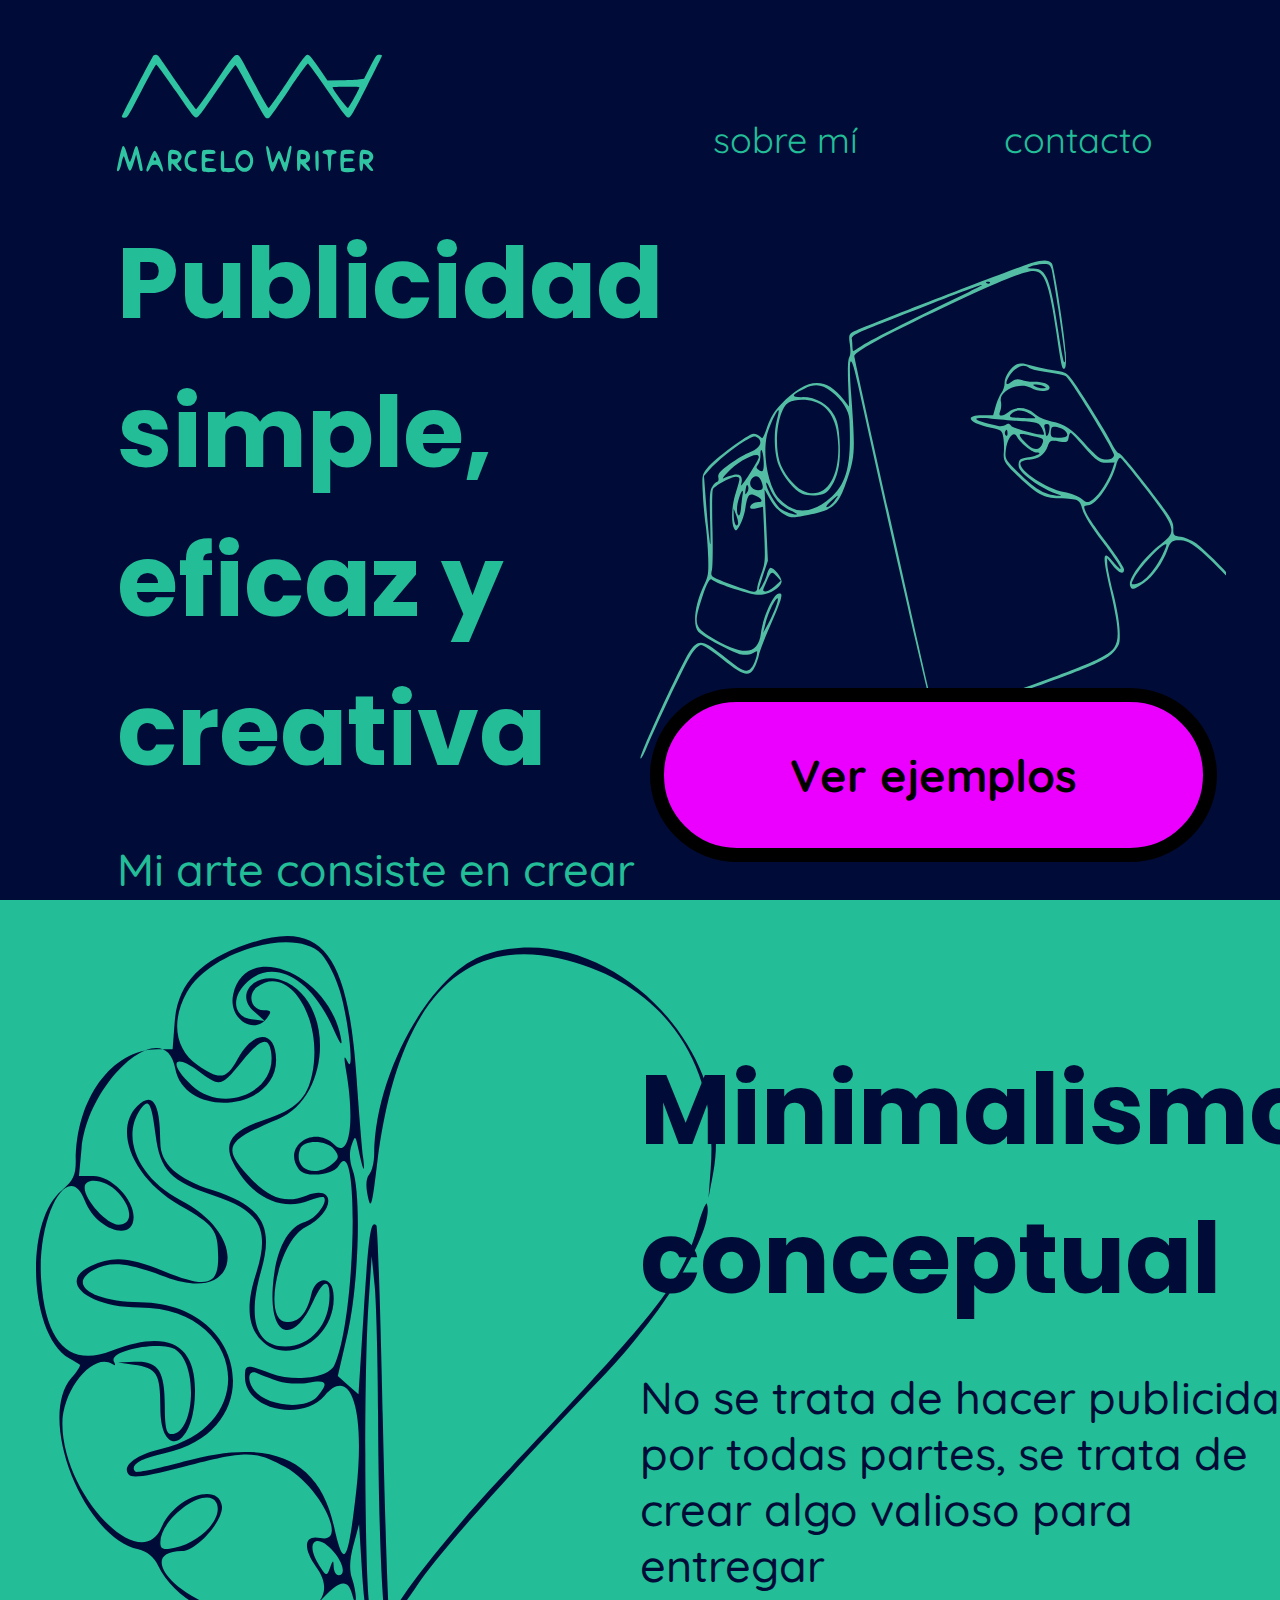
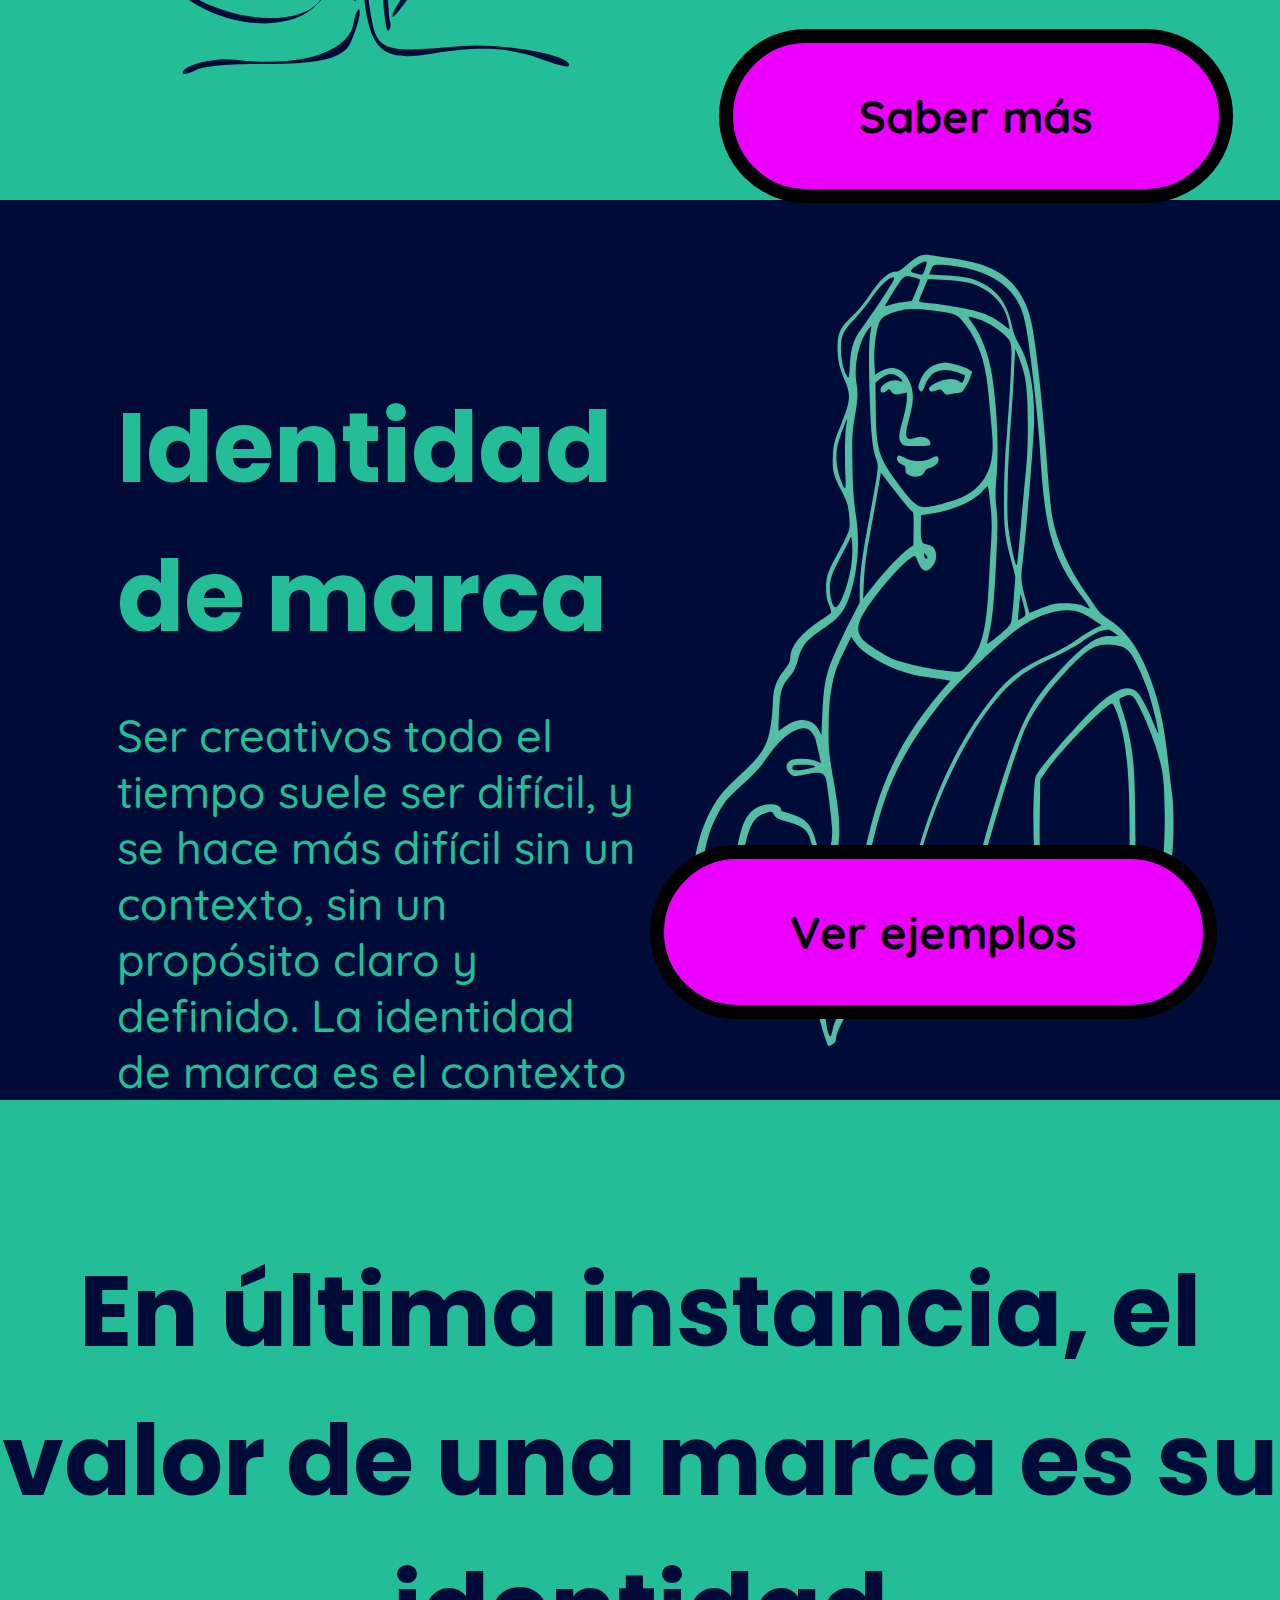
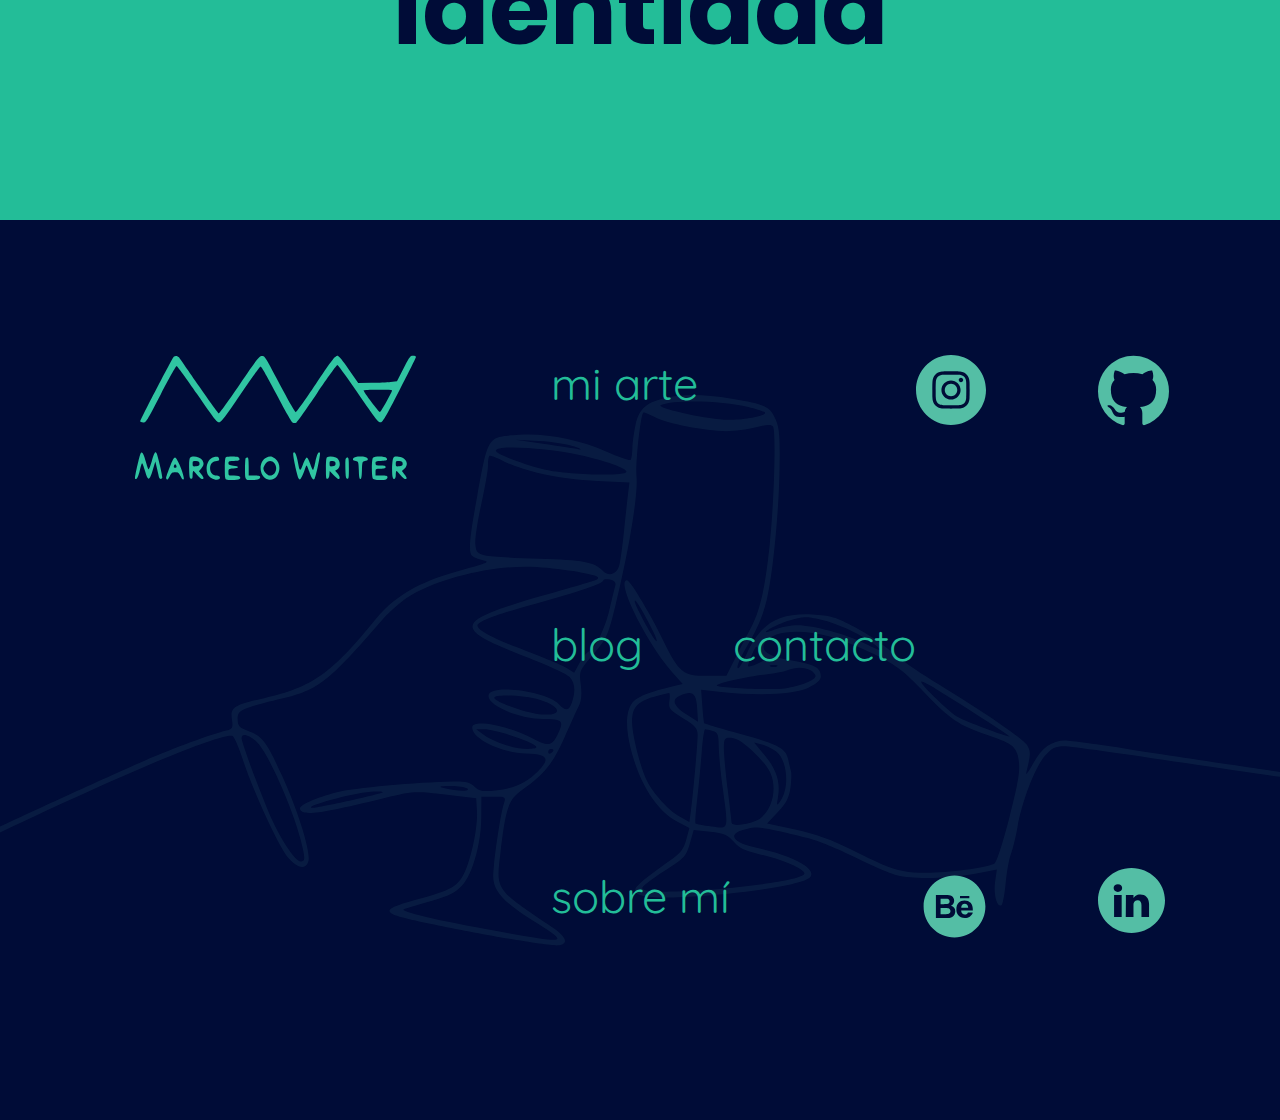
<file: index.html>
<!DOCTYPE html>
<html lang="en">
  <head>
    <meta charset="UTF-8" />
    <meta http-equiv="X-UA-Compatible" content="IE=edge" />
    <meta name="viewport" content="width=device-width, initial-scale=1.0" />
    <meta name="description" content="" />
    <meta name="robots" content="index, follow" />
    <link rel="shortcut icon" href="img/icon.svg" />
    <title>Marcelo Escritor</title>
    <link rel="preconnect" href="https://fonts.googleapis.com" />
    <link rel="preconnect" href="https://fonts.gstatic.com" crossorigin />
    <link
      href="https://fonts.googleapis.com/css2?family=Poppins:wght@800&family=Quicksand:wght@400;500;600;700&display=swap"
      rel="stylesheet"
    />
    <link rel="stylesheet" href="main.css" />
  </head>
  <body>
    <div class="desktop">
      <div class="desktop__page1">
        <a href="index.html">
          <img class="desktop__logo1" src="img/logoverde.svg" alt=""
        /></a>
        <nav class="desktop__nav">
          <a href="sobremi.html">sobre mí</a>
          <a href="">contacto</a>
        </nav>

        <main class="desktop__page1__main">
          <h1 class="desktop__page1__h1">
            Publicidad simple, eficaz y creativa
          </h1>

          <p class="desktop__page1__p">
            Mi arte consiste en crear identidad conceptual para las marcas
          </p>
        </main>

        <section class="desktop__page1__section1">
          <img class="desktop__page1__img1" src="img/desktop1.svg" alt="" />
        </section>

        <a
          target="_blank"
          href="https://www.behance.net/marcelo-writer"
          class="desktop__page1__button"
        >
          <h3>Ver ejemplos</h3>
        </a>
      </div>

      <div class="desktop__page2">
        <section class="desktop__page2__section">
          <img class="desktop__page2__img" src="img/desktop2.svg" alt="" />
        </section>

        <main class="desktop__page2__main">
          <h2 class="desktop__page2__h2">Minimalismo conceptual</h2>

          <p class="desktop__page2__p">
            No se trata de hacer publicidad por todas partes, se trata de crear
            algo valioso para entregar
          </p>
          <a href="" class="desktop__page2__button">
            <h3>Saber más</h3>
          </a>
        </main>
      </div>

      <div class="desktop__page3">
        <main class="desktop__page3__main">
          <h2 class="desktop__page3__h2">Identidad de marca</h2>

          <p class="desktop__page3__p">
            Ser creativos todo el tiempo suele ser difícil, y se hace más
            difícil sin un contexto, sin un propósito claro y definido. La
            identidad de marca es el contexto y el propósito
          </p>
        </main>

        <section class="desktop__page3__section">
          <a href="" class="desktop__page3__button">
            <h3>Ver ejemplos</h3>
          </a>
        </section>
      </div>

      <div class="desktop__page4">
        <h2 class="desktop__page4__h2">
          En última instancia, el valor de una marca es su identidad
        </h2>
      </div>

      <footer class="desktop__footer">
        <a href="">
          <img class="desktop__logo2" src="img/logoverde.svg" alt="" />
        </a>

        <a class="footer__miarte" href="">mi arte</a>
        <a class="footer__blog" href="">blog</a>
        <a class="footer__sobremi" href="sobremi.html">sobre mí</a>

        <a class="footer__contacto" href="">contacto</a>

        <a class="footer__insta" href=""><img src="img/insta.svg" alt="" /></a>
        <a class="footer__github" href=""
          ><img src="img/github.svg" alt=""
        /></a>

        <a class="footer__behance" href=""
          ><img src="img/behance.svg" alt=""
        /></a>
        <a class="footer__linkedin" href=""
          ><img src="img/linkedin.svg" alt=""
        /></a>
      </footer>
    </div>

    <div class="mobile">
      <div class="mobile__page1">
        <nav class="nav__mobile">
          <a href="index.html">
            <img src="img/logoverde.svg" alt="" class="logo__mobile1" />
          </a>
        </nav>

        <h1 class="mobile__page1__h1">Publicidad simple, eficaz y creativa</h1>

        <p class="mobile__page1__p">
          Mi arte consiste en crear identidad conceptual para las marcas
        </p>

        <a
          target="_blank"
          href="https://www.behance.net/marcelo-writer"
          class="mobile__page1__button"
        >
          <h3>Ver ejemplos</h3>
        </a>
      </div>

      <div class="mobile__page2">
        <h2 class="mobile__page2__h2">Minimalismo conceptual</h2>

        <p class="mobile__page2__p">
          No se trata de hacer publicidad por todas partes, se trata de crear
          algo valioso para entregar
        </p>

        <a href="" class="mobile__page2__button">
          <h3>Saber más</h3>
        </a>
      </div>

      <div class="mobile__page3">
        <h2 class="mobile__page3__h2">Identidad de marca</h2>

        <p class="mobile__page3__p">
          Ser creativos todo el tiempo suele ser difícil, y se hace más difícil
          sin un contexto, sin un propósito claro y definido. La identidad de
          marca es el contexto y el propósito
        </p>

        <a href="" class="mobile__page3__button">
          <h3>Ver ejemplos</h3>
        </a>
      </div>

      <div class="mobile__page4">
        <main class="mobile__page4__main">
          <h2 class="mobile__page4__h2">
            El valor de una marca es su identidad
          </h2>
        </main>

        <footer class="mobile__footer">
          <a href="index.html">
            <img class="mobile__logo2" src="img/logoverde.svg" alt="" />
          </a>
          <a class="mobile__miarte" href="">mi arte</a>
          <a class="mobile__blog" href="">blog</a>
          <a class="mobile__sobremi" href="sobremi.html">sobre mí</a>
          <a class="mobile__contacto" href="">contacto</a>

          <a href=""
            ><img class="mobile__insta" src="img/insta.svg" alt=""
          /></a>
          <a href=""
            ><img class="mobile__github" src="img/github.svg" alt=""
          /></a>
          <a href=""
            ><img class="mobile__behance" src="img/behance.svg" alt=""
          /></a>
          <a class="mobile__footer__linkedin" href=""
            ><img class="mobile__linkedin" src="img/linkedin.svg" alt=""
          /></a>
        </footer>
      </div>
    </div>
  </body>
</html>
</file>
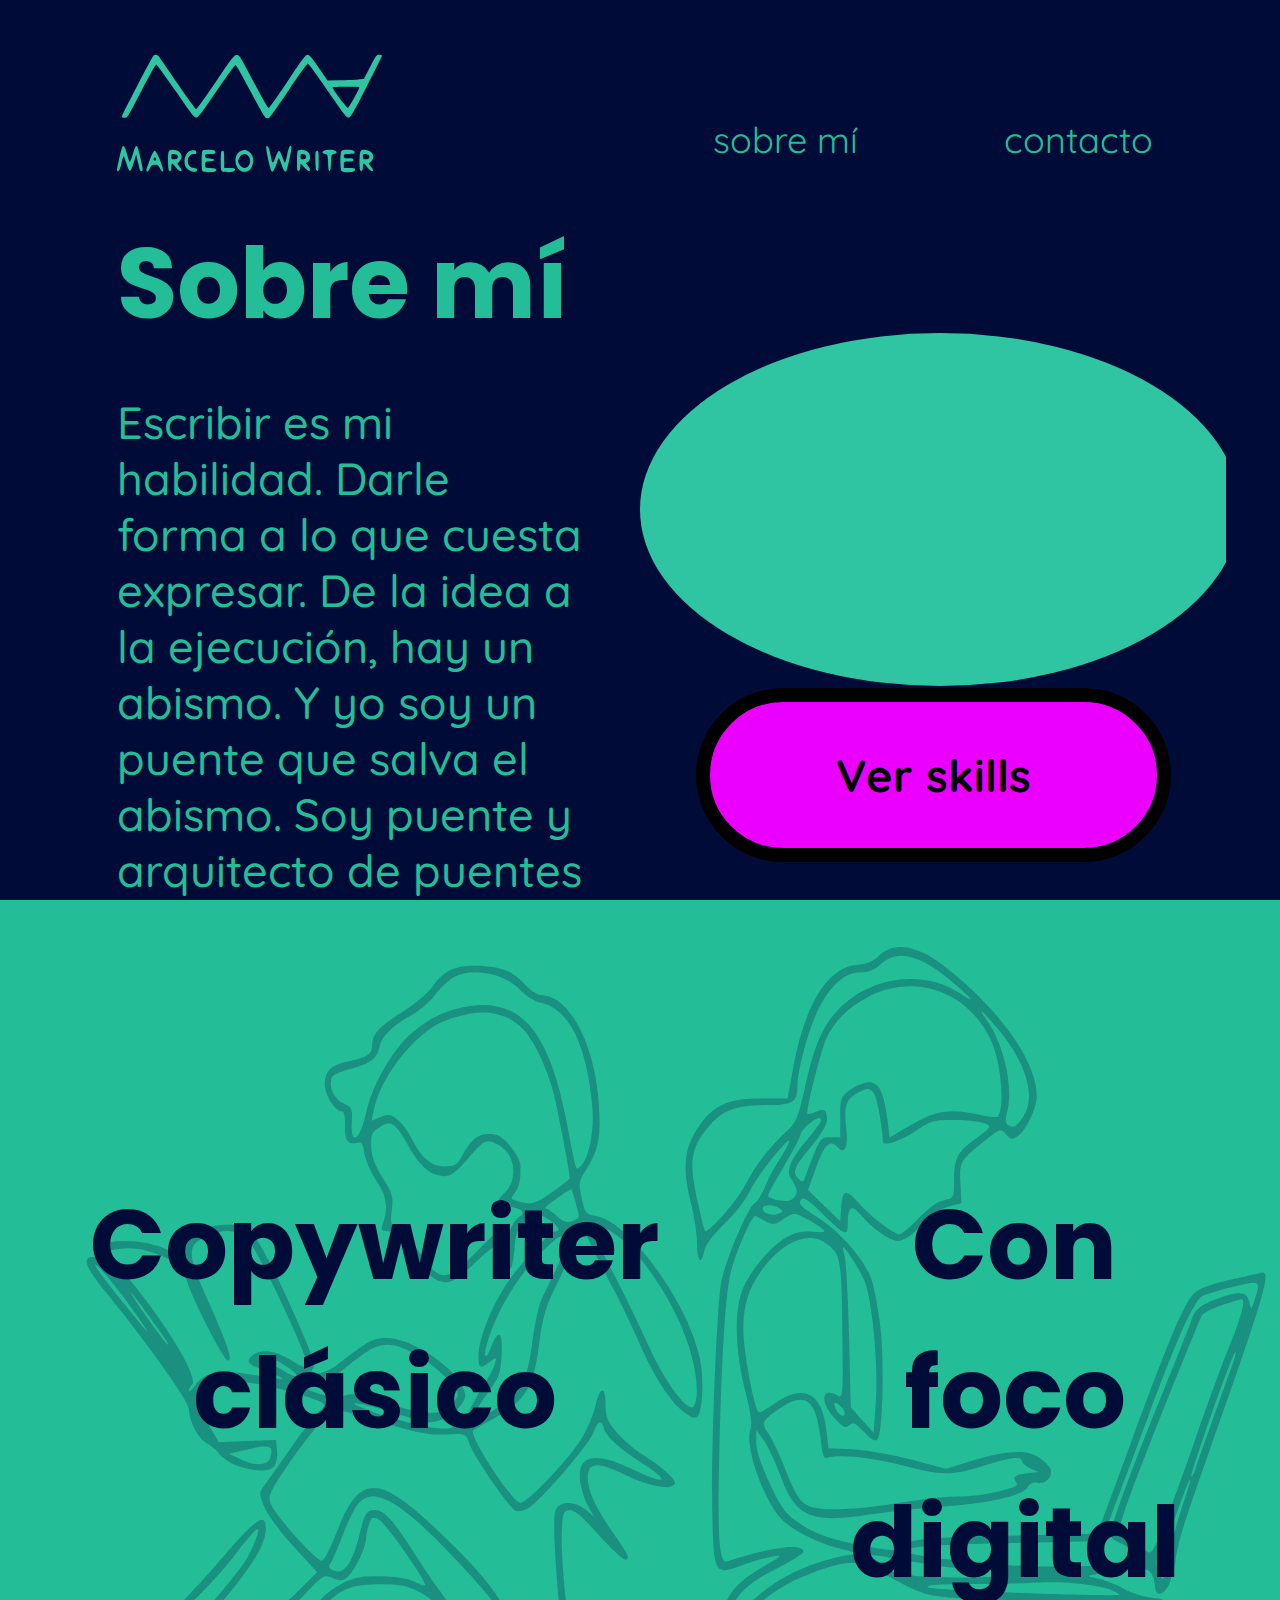
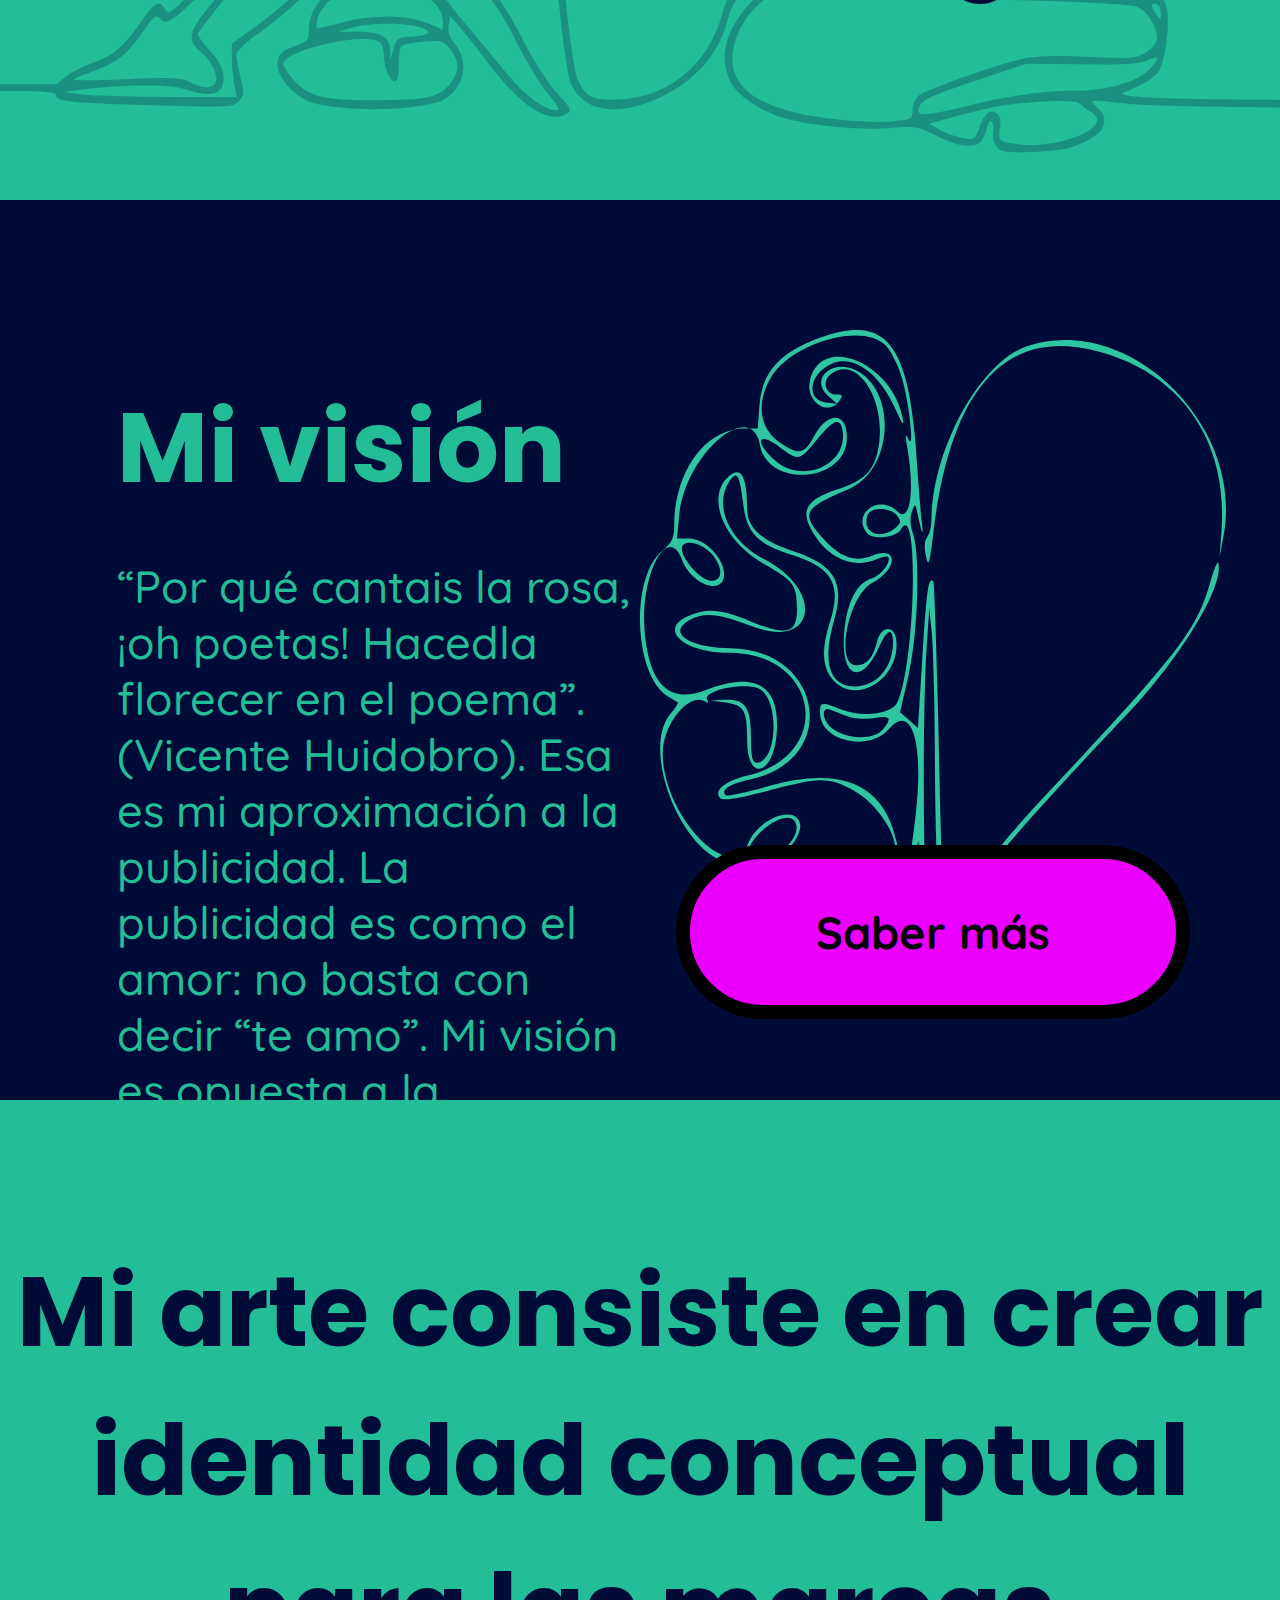
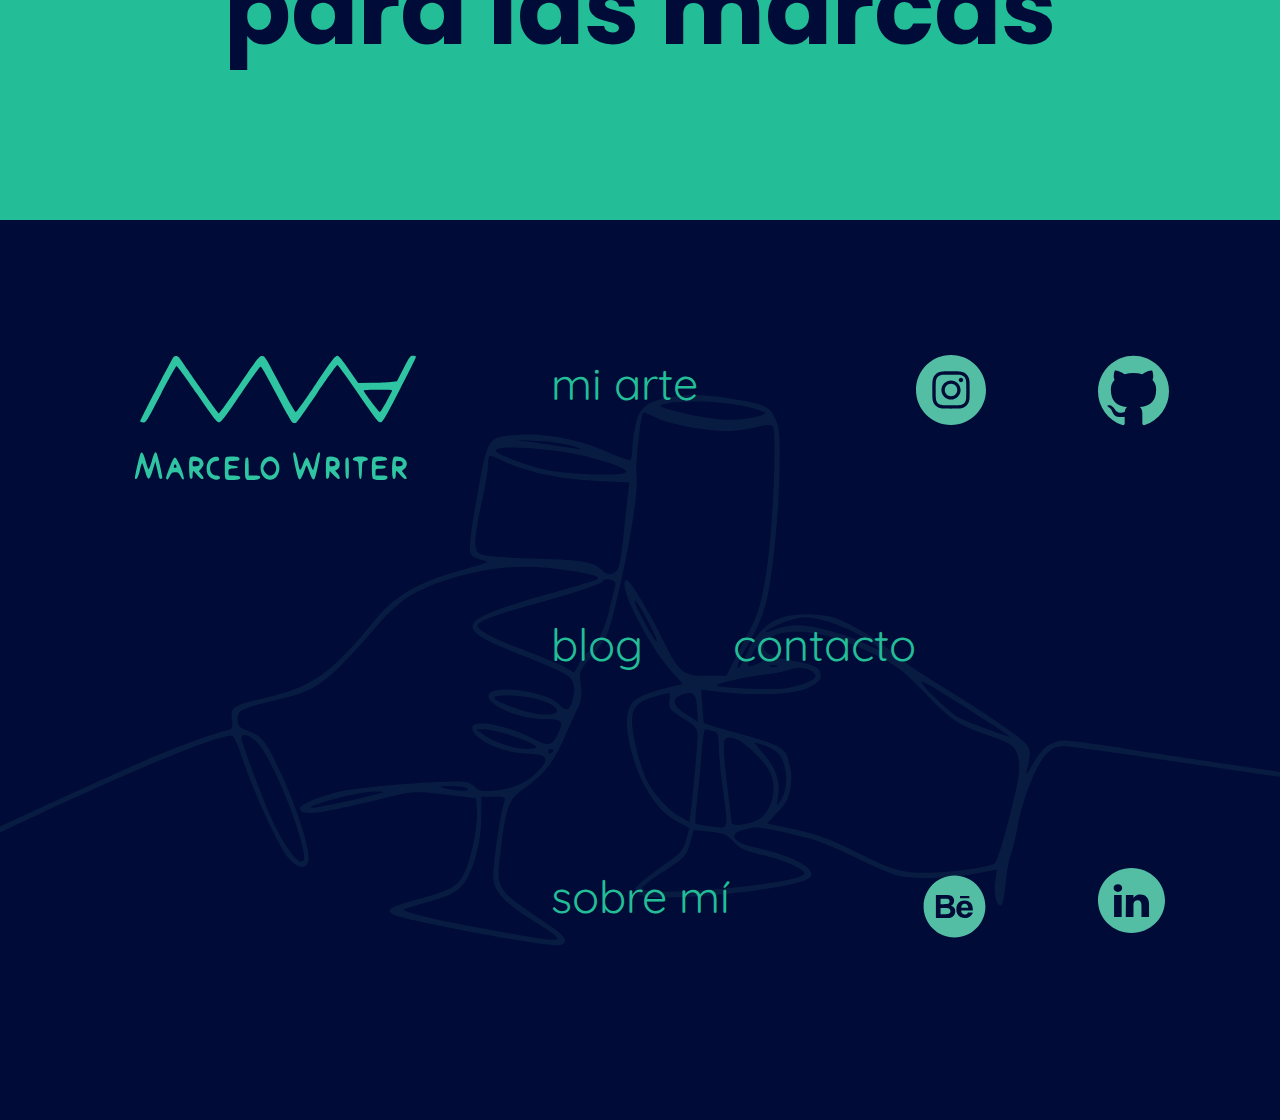
<file: sobremi.html>
<!DOCTYPE html>
<html lang="en">
  <head>
    <meta charset="UTF-8" />
    <meta http-equiv="X-UA-Compatible" content="IE=edge" />
    <meta name="viewport" content="width=device-width, initial-scale=1.0" />
    <meta name="description" content="" />
    <meta name="robots" content="index, follow" />
    <link rel="shortcut icon" href="img/icon.svg" />
    <title>Marcelo Escritor</title>
    <link rel="preconnect" href="https://fonts.googleapis.com" />
    <link rel="preconnect" href="https://fonts.gstatic.com" crossorigin />
    <link
      href="https://fonts.googleapis.com/css2?family=Poppins:wght@800&family=Quicksand:wght@400;500;600;700&display=swap"
      rel="stylesheet"
    />
    <link rel="stylesheet" href="sobremi.css" />
  </head>
  <body>
    <div class="desktop">
      <div class="desktop__page1">
        <a href="index.html">
          <img class="desktop__logo1" src="img/logoverde.svg" alt=""
        /></a>
        <nav class="desktop__nav">
          <a href="sobremi.html">sobre mí</a>
          <a href="">contacto</a>
        </nav>

        <main class="desktop__page1__main">
          <h1 class="desktop__page1__h1">Sobre mí</h1>

          <p class="desktop__page1__p">
            Escribir es mi habilidad. Darle forma a lo que cuesta expresar. De
            la idea a la ejecución, hay un abismo. Y yo soy un puente que salva
            el abismo. Soy puente y arquitecto de puentes
          </p>
        </main>

        <section class="desktop__page1__section1">
          <img class="desktop__page1__img1" src="img/desktop2-p1.svg" alt="" />
        </section>

        <a href="" class="desktop__page1__button">
          <h3>Ver skills</h3>
        </a>
      </div>

      <div class="desktop__page2">
        <main class="desktop__page2__main">
          <h2 class="desktop__page2__h2-1">Copywriter clásico</h2>

          <h2 class="desktop__page2__h2-2">Con foco digital</h2>
        </main>
      </div>

      <!-- Página 3 -->

      <div class="desktop__page3">
        <main class="desktop__page3__main">
          <h2 class="desktop__page3__h2">Mi visión</h2>

          <p class="desktop__page3__p">
            “Por qué cantais la rosa, ¡oh poetas! Hacedla florecer en el poema”.
            (Vicente Huidobro). Esa es mi aproximación a la publicidad. La
            publicidad es como el amor: no basta con decir “te amo”. Mi visión
            es opuesta a la superficialidad. Cada marca debe ser única,
            coherente, auténtica.
          </p>
        </main>

        <section class="desktop__page3__section">
          <a
            target="_blank"
            href="https://www.behance.net/marcelo-writer"
            class="desktop__page3__button"
          >
            <h3>Saber más</h3>
          </a>
        </section>
      </div>

      <div class="desktop__page4">
        <h2 class="desktop__page4__h2">
          Mi arte consiste en crear identidad conceptual para las marcas
        </h2>
      </div>

      <footer class="desktop__footer">
        <a href="">
          <img class="desktop__logo2" src="img/logoverde.svg" alt="" />
        </a>

        <a class="footer__miarte" href="">mi arte</a>
        <a class="footer__blog" href="">blog</a>
        <a class="footer__sobremi" href="">sobre mí</a>

        <a class="footer__contacto" href="">contacto</a>

        <a class="footer__insta" href=""><img src="img/insta.svg" alt="" /></a>
        <a class="footer__github" href=""
          ><img src="img/github.svg" alt=""
        /></a>

        <a class="footer__behance" href=""
          ><img src="img/behance.svg" alt=""
        /></a>
        <a class="footer__linkedin" href=""
          ><img src="img/linkedin.svg" alt=""
        /></a>
      </footer>
    </div>

    <!-- Acá empieza la versión móvil -->
    <div class="mobile">
      <div class="mobile__page1">
        <nav class="nav__mobile">
          <a href="index.html">
            <img src="img/logoverde.svg" alt="" class="logo__mobile1" />
          </a>
        </nav>

        <h1 class="mobile__page1__h1">Sobre mí</h1>

        <p class="mobile__page1__p">
          Escribir es mi habilidad. Darle forma a lo que cuesta expresar. De la
          idea a la ejecución, hay un abismo. Y yo soy un puente que salva el
          abismo.
        </p>

        <a href="" class="mobile__page1__button">
          <h3>Ver skills</h3>
        </a>
      </div>

      <div class="mobile__page2">
        <h2 class="mobile__page2__h2">Copywriter clásico con foco digital</h2>
      </div>

      <div class="mobile__page3">
        <h2 class="mobile__page3__h2">Mi visión</h2>

        <p class="mobile__page3__p">
          “Por qué cantáis la rosa, ¡oh Poetas! Hacedla florecer en el poema”.
          (Vicente Huidobro). Esa es mi aproximación a la publicidad. Es como en
          el amor: no basta con decir “te amo”
        </p>

        <a
          target="_blank"
          href="https://www.behance.net/marcelo-writer"
          class="mobile__page3__button"
        >
          <h3>Saber más</h3>
        </a>
      </div>

      <div class="mobile__page4">
        <main class="mobile__page4__main">
          <h2 class="mobile__page4__h2">
            El valor de una marca es su identidad
          </h2>
        </main>

        <footer class="mobile__footer">
          <a href="index.html">
            <img class="mobile__logo2" src="img/logoverde.svg" alt="" />
          </a>
          <a class="mobile__miarte" href="">mi arte</a>
          <a class="mobile__blog" href="">blog</a>
          <a class="mobile__sobremi" href="">sobre mí</a>
          <a class="mobile__contacto" href="">contacto</a>

          <a href=""
            ><img class="mobile__insta" src="img/insta.svg" alt=""
          /></a>
          <a href=""
            ><img class="mobile__github" src="img/github.svg" alt=""
          /></a>
          <a href=""
            ><img class="mobile__behance" src="img/behance.svg" alt=""
          /></a>
          <a class="mobile__footer__linkedin" href=""
            ><img class="mobile__linkedin" src="img/linkedin.svg" alt=""
          /></a>
        </footer>
      </div>
    </div>
  </body>
</html>
</file>
<file: main.css>
:root {
  --mainColor: #000c37;
  --secondColor: #23bd98;
  --thirdColor: #eb00ff;
  font-family: "Poppins", sans-serif;
  font-family: "Quicksand", sans-serif;
}

* {
  margin: 0;
  padding: 0;
  box-sizing: border-box;
}

.mobile{display: none;}



.desktop__page1 {
  height: 100vh;
  padding: 6vh;
  width: 100wv;

  background-color: var(--mainColor);
  color: var(--secondColor);
  display: grid;
  grid-template-columns: 50% 1fr;
  grid-template-rows: 15% 1fr 20%;
}

.desktop__nav {
  grid-column: 2/3;
  grid-row: 1/1;
  display: grid;
  justify-content: space-around;
  grid-auto-flow: column;
}
.desktop__logo1 {
  object-fit: contain;
  height: 100%;
  padding-left: 7vh;
}
.desktop__nav a {
  text-decoration: none;
  color: var(--secondColor);
  font-size: 4vh;
  padding-top: 7vh;
  font-weight: 400;
}

.desktop__page1__main {
  grid-column: 1/2;
  grid-row: 2/4;
  padding-top: 4vh;
  padding-left: 7vh;
}

.desktop__page1__h1 {
  font-size: 11vh;

  font-family: "Poppins", sans-serif;
}

.desktop__page1__p {
  font-size: 5vh;
  padding-top: 4vh;
  font-weight: 500;
}

.desktop__page1__section1 {
  grid-column: 2/3;
  grid-row: 2/4;
}

.desktop__page1__img1 {
  object-fit: contain;
  height: 100%;
  width: 100%;
}

.desktop__page1__button {
  
  
  grid-column: 2/3;
  grid-row: 3/4;
  text-decoration: none;
  display: grid;
  align-items: center;
  justify-items: center;
  margin-bottom: 3vh;
}

.desktop__page1__button h3 {
  color: black;
  background: var(--thirdColor);
  padding: 5vh 14vh;
  font-size: 5vh;
  border-radius: 50vh;
  border: 1.6vh solid black;
  transition: 1.7s ease all; 
}

.desktop__page1__button h3:hover{
  color:var(--secondColor);
    
background: var(--mainColor);
position: relative;

box-shadow: 0px 10px 25px #57aba7, 0px -10px 25px #a6fffa, inset 0px -5px 10px #57aba7, inset 0px 5px 10px #a6fffa;
animation: hueRotation 2s linear infinite;


    

    padding: 5vh 14vh;
    font-size: 5.5vh;
    border-radius: 50vh;
    border: 1.1vh solid black;
    inset 0 -3em 3em rgba(0,0,0,0.1),
             0 0  0 2px rgb(255,255,255),
             0.3em 0.3em 1em yellow;
    transition: 1.7s ease all;         
}


/* Empieza la página 2 del desktop */

.desktop__page2{
  height: 100vh;
  background-color: var(--secondColor);
  display: grid;
  grid-template-columns: 50% 1fr;
  grid-template-rows: 15% 1fr 1fr 1fr;
}

.desktop__page2__section{
  grid-column: 1/2;
  grid-row: 1/5;
}
.desktop__page2__img{
  object-fit: contain;
  height: 90%;
  padding: 4vh;
}

.desktop__page2__main{
  grid-column: 2/3;
  grid-row: 2/5;

}

.desktop__page2__h2{
  font-size: 11vh;
color:var(--mainColor);
  font-family: "Poppins", sans-serif;
}
.desktop__page2__p{
  color:var(--mainColor);
  font-size: 5vh;
  padding-top: 4vh;
  font-weight: 500;
}

.desktop__page2__button{
    grid-column: 2/3;
  grid-row: 3/4;
  grid-column: 2/3;
  grid-row: 4/5;
  text-decoration: none;
  display: grid;
  align-items: center;
  justify-items: center;
  padding-top: 4vh;

}
.desktop__page2__button h3 {
  color: black;
  background: var(--thirdColor);
  padding: 5vh 14vh;
  font-size: 5vh;
  border-radius: 50vh;
  border: 1.6vh solid black;
  transition: 1.7s ease all; 
}

.desktop__page2__button h3:hover{
  color:var(--mainColor);
    
background: var(--secondColor);
position: relative;

box-shadow: 0px 10px 25px #57aba7, 0px -10px 25px #a6fffa, inset 0px -5px 10px #57aba7, inset 0px 5px 10px #a6fffa;
animation: hueRotation 2s linear infinite;


    

    padding: 5vh 14vh;
    font-size: 5.5vh;
    border-radius: 50vh;
    border: 1.1vh solid black;
    inset 0 -3em 3em rgba(0,0,0,0.1),
             0 0  0 2px rgb(255,255,255),
             0.3em 0.3em 1em yellow;
    transition: 1.7s ease all;         
}

/* Página 3 del desktop */

.desktop__page3{
  height: 100vh;
  background-color: var(--mainColor);
  display: grid;
  grid-template-columns: 50% 1fr;
  grid-template-rows: 15% 1fr 1fr 1fr;
  padding: 6vh;
  
}

.desktop__page3__main{
  grid-column: 1/2;
  grid-row: 2/5;
  padding-left: 7vh;
}

.desktop__page3__h2{
   font-size: 11vh;
color:var(--secondColor);
  font-family: "Poppins", sans-serif;
}

.desktop__page3__p{
   font-size: 5vh;
  padding-top: 4vh;
  font-weight: 500;
  color:var(--secondColor);
}

.desktop__page3__section{
 display: grid;
 grid-column: 2/3;
 grid-row: 1/5;
 background-image: url(img/desktop3.svg);
 background-repeat: no-repeat;
 background-size: contain;
 background-position: center;
  
}

.desktop__page3__button{
   text-decoration: none;
  display: grid;
  align-items: end;
  justify-items: center;
  padding-bottom: 3vh;
}

.desktop__page3__button h3{
  color: black;
  background: var(--thirdColor);
  padding: 5vh 14vh;
  font-size: 5vh;
  border-radius: 50vh;
  border: 1.6vh solid black;
  transition: 1.7s ease all; 
}



.desktop__page3__button h3:hover{
  color:var(--secondColor);
    
background: var(--mainColor);
position: relative;

box-shadow: 0px 10px 25px #57aba7, 0px -10px 25px #a6fffa, inset 0px -5px 10px #57aba7, inset 0px 5px 10px #a6fffa;
animation: hueRotation 2s linear infinite;


    

    padding: 5vh 14vh;
    font-size: 5.5vh;
    border-radius: 50vh;
    border: 1.1vh solid black;
    inset 0 -3em 3em rgba(0,0,0,0.1),
             0 0  0 2px rgb(255,255,255),
             0.3em 0.3em 1em yellow;
    transition: 1.7s ease all;         
}

/* Página 4 del escritorio */

.desktop__page4{
  height: 80vh;
  background-color: var(--secondColor);
display: grid;
  
}

.desktop__page4__h2{
 font-size: 11vh;
color:var(--mainColor);
  font-family: "Poppins", sans-serif;

  align-self: center;
  text-align: center;
}


.desktop__footer{
  height: 100vh;
  background-color: var(--mainColor);
  background-image: url(img/footer.svg);
  background-repeat: no-repeat;
  background-position: center;
  display: grid;
  grid-template-columns: repeat(5, 1fr);
  grid-template-rows: repeat(3, 1fr);
}

.desktop__logo2{
  object-fit: contain;
  height: 100%;
  padding: 15vh;
}


.desktop__footer .footer__miarte{
  grid-column: 2/3;
  grid-row: 1/2;
  padding-top: 15vh;
  text-decoration: none;
  color:var(--secondColor);
  font-size: 5vh;
}

.desktop__footer .footer__blog{
  grid-column: 2/3;
  grid-row: 2/3;
  
  text-decoration: none;
  color:var(--secondColor);
  font-size: 5vh;
}

.desktop__footer .footer__sobremi{
  grid-column: 2/3;
  grid-row: 3/4;
  
  text-decoration: none;
  color:var(--secondColor);
  font-size: 5vh;
}

.footer__contacto {
  grid-column: 3/4;
  grid-row: 2/3;

  text-decoration: none;
  color: var(--secondColor);
  font-size: 5vh;

}

.footer__insta{
  grid-column: 4/5;
  padding-top: 15vh;
  object-fit: contain;
  height: 20vh;
}

.footer__github{
  grid-column: 5/6;
  padding-top: 15vh;
  object-fit: contain;
}
.footer__behance{
  grid-column: 4/5;
  grid-row: 3/4;
  object-fit: contain;
}


.footer__linkedin{
  grid-column: 5/6;
  grid-row: 3/4;
  object-fit: contain;
}






/* Media queries */

@media (max-width: 1118px){
  .desktop__page1__h1, .desktop__page2__h2, .desktop__page3__h2, .desktop__page3__h2 {
  font-size: 9vh;

}

@media (max-width: 990px){

.desktop__page1__h1, .desktop__page2__h2, .desktop__page3__h2, .desktop__page3__h2 {
  font-size: 9vh;

  font-family: "Poppins", sans-serif;
}

  .desktop__page1__p, .desktop__page2__p, .desktop__page3__p {
  font-size: 4vh;
  
}
.desktop__footer .footer__miarte, .desktop__footer .footer__blog, .desktop__footer .footer__sobremi,
.desktop__footer .footer__contacto{
  font-size: 4vh;
}



.desktop__footer img{
  height: 50px;
}

.desktop__footer .desktop__logo2 {
  height: 100%;
}
}

@media (max-width: 877px){
  .desktop__page1__button h3, .desktop__page2__button h3, .desktop__page3__button h3 {
 
  font-size: 4vh;

}

@media (max-width: 877px){
  .desktop__page1__button h3, .desktop__page2__button h3, .desktop__page3__button h3 {
 
  font-size: 3.5vh;

}
}


@media (max-width: 744px){

  .desktop__nav a{
    font-size: 3vh;
  }
  .desktop__page1__h1, .desktop__page2__h2, .desktop__page3__h2, .desktop__page3__h2, .desktop__page4__h2 {
  font-size: 8vh;

  font-family: "Poppins", sans-serif;
}

 .desktop__page1__p, .desktop__page2__p, .desktop__page3__p {
  font-size: 3vh;
  
}

.desktop__page1__button h3, .desktop__page2__button h3, .desktop__page3__button h3 {
 
  font-size: 3vh;

}
.desktop__footer .footer__miarte, .desktop__footer .footer__blog, .desktop__footer .footer__sobremi,
.desktop__footer .footer__contacto{
  font-size: 4vh;
}



.desktop__footer img{
  height: 40px;
}

.desktop__footer .desktop__logo2 {
  height: 100%;
}

}


@media (max-width: 672px){
  .desktop__page1__h1, .desktop__page2__h2, .desktop__page3__h2, .desktop__page3__h2, .desktop__page4__h2 {
  font-size: 7vh;

  font-family: "Poppins", sans-serif;
}

 .desktop__page1__p, .desktop__page2__p, .desktop__page3__p {
  font-size: 4vh;
  
}

.desktop__nav a{
  font-size: 3vh;
}

.desktop__page1__button h3, .desktop__page2__button h3, .desktop__page3__button h3 {
 
  font-size: 3.5vh;

}
.desktop__footer .footer__miarte, .desktop__footer .footer__blog, .desktop__footer .footer__sobremi,
.desktop__footer .footer__contacto{
  font-size: 4vh;
}



.desktop__footer img{
  height: 40px;
}

.desktop__footer .desktop__logo2 {
  display: none;
}

}


@media (max-width: 600px){

  .desktop{
    display: none;
  }
.mobile{
  display: grid;
}
  .mobile__page1{
    height: 100vh;
    background-color: var(--mainColor);
    display: grid;
    grid-template-columns: 1fr;
    grid-template-rows: 15% 45% 1fr 1fr ;
    background-image: url(img/mobile1.svg);
    background-size: contain;
    background-repeat: no-repeat;

  }

  .nav__mobile{
    grid-row: 1/2;
    padding: 5vh 0 0 5vh;

  }
  .nav__mobile img{
    object-fit: contain;
    height: 100%;
  }

  .mobile__page1__h1{
    color:var(--secondColor);
font-size: 7vh;

  font-family: "Poppins", sans-serif;
  padding: 3vh 5vh 0 5vh;
  }

  .mobile__page1__p{
    font-size: 4vh;
  padding-top: 4vh;
  font-weight: 500;
  color: var(--secondColor);
  padding: 0 5vh 0 5vh;
  }

  .mobile__page1__button{
   
  grid-row: 4/5;
  text-decoration: none;
  display: grid;
  align-items: center;
  justify-items: center;
  
  }
  .mobile__page1__button h3{
    color: black;
  background: var(--thirdColor);
  padding: 4vh 9vh 4vh 9vh;
  font-size: 4vh;
  border-radius: 50vh;
  border: 1.6vh solid black;
  
  }

  .mobile__page1__button h3:active{
    background: var(--secondColor);
    
}
.mobile__page2{
  height: 100vh;
  background-color: var(--secondColor);
  background-image: url(img/mobile2.svg);
  display: grid;
    grid-template-columns: 1fr;
    grid-template-rows: 10% 40% 1fr 1fr ;
    
    background-size: contain;
    background-repeat: no-repeat;
}

.mobile__page2__h2{
  grid-row: 2/3;
     color:var(--mainColor);
font-size: 7vh;

  font-family: "Poppins", sans-serif;
  padding: 3vh 5vh 0 5vh;
}

.mobile__page2__p{
  grid-row: 3/4;
    font-size: 4vh;
  padding-top: 4vh;
  font-weight: 500;
  color: var(--mainColor);
  padding: 0 5vh 0 5vh;
}
.mobile__page2__button{
  grid-row: 4/5;
  text-decoration: none;
  display: grid;
  align-items: center;
  justify-items: center;
}
.mobile__page2__button h3{
   color: black;
  background: var(--thirdColor);
  padding: 4vh 9vh 4vh 9vh;
  font-size: 4vh;
  border-radius: 50vh;
  border: 1.6vh solid black;
}

.mobile__page3{
   height: 100vh;
    background-color: var(--mainColor);
    display: grid;
    grid-template-columns: 1fr;
    grid-template-rows: 10% 30% 1fr 1fr ;
    background-image: url(img/mobile3.svg);
    background-size: contain;
    background-repeat: no-repeat;
}

.mobile__page3__h2{
    grid-row: 2/3;
     color:var(--secondColor);
font-size: 7vh;

  font-family: "Poppins", sans-serif;
  padding: 3vh 5vh 0 5vh;
  
}

.mobile__page3__p{
  grid-row: 3/4;
    font-size: 4vh;
  padding-top: 4vh;
  font-weight: 500;
  color: var(--secondColor);
  padding: 0 5vh 0 5vh;
}

.mobile__page3__button{
  grid-row: 4/5;
  text-decoration: none;
  display: grid;
  align-items: center;
  justify-items: center;
}

.mobile__page3__button h3{
   color: black;
  background: var(--thirdColor);
  padding: 4vh 9vh 4vh 9vh;
  font-size: 4vh;
  border-radius: 50vh;
  border: 1.6vh solid black;
}

.mobile__page4{
  height: 120vh;
  background-color: var(--secondColor);
  display: grid;
  grid-template-rows: 1fr 1fr;
}
.mobile__page4__main{
  grid-row: 1/2;
  height: 50vh;
}
.mobile__page4__h2{
      color:var(--mainColor);
font-size: 7vh;
text-align: center;
padding: 4vh;
  font-family: "Poppins", sans-serif;
  
  
}

.mobile__footer{
  grid-row: 2/3;
  height: 70vh;
  background-color: var(--mainColor);
  background-image: url(img/footer.svg);
  background-repeat: no-repeat;
  background-position:center;
  display: grid;
  background-size: 100%;
  grid-template-columns: 1fr 1fr ;
  grid-template-rows: repeat(5, 1fr);
  padding: 5vh;
  
  
}

.mobile__logo2{
  grid-column: 1/2;
  grid-row: 1/2;
  object-fit: contain;
  height: 50%;
}
.mobile__miarte{
  grid-column: 1/2;
  grid-row: 2/3;
  text-decoration: none;
  font-size: 3vh;
  color: var(--secondColor);
}
.mobile__blog{
   grid-column: 1/2;
  grid-row: 3/4;
  text-decoration: none;
  font-size: 3vh;
  color: var(--secondColor)
}
.mobile__sobremi{
    grid-column: 1/2;
  grid-row: 4/5;
  text-decoration: none;
  font-size: 3vh;
  color: var(--secondColor)
}
.mobile__contacto{
    grid-column: 2/3;
  grid-row: 1/2;
  text-decoration: none;
  font-size: 3vh;
  color: var(--secondColor);
  padding-top: 6vh;
}
.mobile__insta{
  grid-column: 2/3;
  grid-row: 2/3;
  object-fit: contain;
  height: 40%;
}
.mobile__github{
  grid-column: 2/3;
  grid-row: 2/3;
  object-fit: contain;
  height: 40%;
  justify-self: end;
  
}
.mobile__behance{
  grid-column: 2/3;
  grid-row: 4/5;
  object-fit: contain;
  height: 40%;}

  .mobile__linkedin{
  grid-column: 2/3;
  grid-row: 5/6;
  object-fit: contain;
  height: 40%;}
  
  .mobile__footer__linkedin{
    grid-column: 2/3;
  grid-row: 5/6;
  }

}
</file>
<file: sobremi.css>
:root {
  --mainColor: #000c37;
  --secondColor: #23bd98;
  --thirdColor: #eb00ff;
  font-family: "Poppins", sans-serif;
  font-family: "Quicksand", sans-serif;
}

* {
  margin: 0;
  padding: 0;
  box-sizing: border-box;
}

.mobile{display: none;}



.desktop__page1 {
  height: 100vh;
  padding: 6vh;
  width: 100wv;

  background-color: var(--mainColor);
  color: var(--secondColor);
  display: grid;
  grid-template-columns: 50% 1fr;
  grid-template-rows: 15% 1fr 20%;
}

.desktop__nav {
  grid-column: 2/3;
  grid-row: 1/1;
  display: grid;
  justify-content: space-around;
  grid-auto-flow: column;
}
.desktop__logo1 {
  object-fit: contain;
  height: 100%;
  padding-left: 7vh;
}
.desktop__nav a {
  text-decoration: none;
  color: var(--secondColor);
  font-size: 4vh;
  padding-top: 7vh;
  font-weight: 400;
}

.desktop__page1__main {
  grid-column: 1/2;
  grid-row: 2/4;
  padding-top: 4vh;
  padding-left: 7vh;
}

.desktop__page1__h1 {
  font-size: 11vh;

  font-family: "Poppins", sans-serif;
}

.desktop__page1__p {
  font-size: 5vh;
  padding-top: 4vh;
  font-weight: 500;
  padding-right: 6vh;
}

.desktop__page1__section1 {
  grid-column: 2/3;
  grid-row: 2/4;
}

.desktop__page1__img1 {
  object-fit: contain;
  height: 100%;
  width: 100%;
}

.desktop__page1__button {
  
  
  grid-column: 2/3;
  grid-row: 3/4;
  text-decoration: none;
  display: grid;
  align-items: center;
  justify-items: center;
  margin-bottom: 3vh;
}

.desktop__page1__button h3 {
  color: black;
  background: var(--thirdColor);
  padding: 5vh 14vh;
  font-size: 5vh;
  border-radius: 50vh;
  border: 1.6vh solid black;
  transition: 1.7s ease all; 
}

.desktop__page1__button h3:hover{
  color:var(--secondColor);
    
background: var(--mainColor);
position: relative;

box-shadow: 0px 10px 25px #57aba7, 0px -10px 25px #a6fffa, inset 0px -5px 10px #57aba7, inset 0px 5px 10px #a6fffa;
animation: hueRotation 2s linear infinite;


    

    padding: 5vh 14vh;
    font-size: 5.5vh;
    border-radius: 50vh;
    border: 1.1vh solid black;
    inset 0 -3em 3em rgba(0,0,0,0.1),
             0 0  0 2px rgb(255,255,255),
             0.3em 0.3em 1em yellow;
    transition: 1.7s ease all;         
}


/* Empieza la página 2 del desktop */

.desktop__page2{
  height: 100vh;
  background-color: var(--secondColor);
  
  
  background-image: url(img/desktop2-p2.svg);
  background-size: contain;
  background-repeat: no-repeat;
  background-position: center;
  
}
.desktop__page2__main{
  display: grid;
  grid-template-columns: 1fr 1fr;
  
}

.desktop__page2__h2-1{
  grid-column: 1/2;
  text-align: center;
  padding-top: 30vh;
  font-size: 11vh;
color:var(--mainColor);
  font-family: "Poppins", sans-serif;
  padding-right: 10vh;
  padding-left: 10vh;

  
}
.desktop__page2__h2-2{
grid-column: 2/3;
text-align: center;
padding-top: 30vh;
font-size: 11vh;
color:var(--mainColor);
  font-family: "Poppins", sans-serif;
  padding-right: 10vh;
  padding-left: 10vh;

}



/* Página 3 del desktop */

.desktop__page3{
  height: 100vh;
  background-color: var(--mainColor);
  display: grid;
  grid-template-columns: 50% 1fr;
  grid-template-rows: 15% 1fr 1fr 1fr;
  padding: 6vh;
  
}

.desktop__page3__main{
  grid-column: 1/2;
  grid-row: 2/5;
  padding-left: 7vh;
}

.desktop__page3__h2{
   font-size: 11vh;
color:var(--secondColor);
  font-family: "Poppins", sans-serif;
}

.desktop__page3__p{
   font-size: 5vh;
  padding-top: 4vh;
  font-weight: 500;
  color:var(--secondColor);
}

.desktop__page3__section{
 display: grid;
 grid-column: 2/3;
 grid-row: 1/5;
 background-image: url(img/desktop2-p3.svg);
 background-repeat: no-repeat;
 background-size: contain;
 background-position: center;
  
}

.desktop__page3__button{
   text-decoration: none;
  display: grid;
  align-items: end;
  justify-items: center;
  padding-bottom: 3vh;
}

.desktop__page3__button h3{
  color: black;
  background: var(--thirdColor);
  padding: 5vh 14vh;
  font-size: 5vh;
  border-radius: 50vh;
  border: 1.6vh solid black;
  transition: 1.7s ease all; 
}



.desktop__page3__button h3:hover{
  color:var(--secondColor);
    
background: var(--mainColor);
position: relative;

box-shadow: 0px 10px 25px #57aba7, 0px -10px 25px #a6fffa, inset 0px -5px 10px #57aba7, inset 0px 5px 10px #a6fffa;
animation: hueRotation 2s linear infinite;


    

    padding: 5vh 14vh;
    font-size: 5.5vh;
    border-radius: 50vh;
    border: 1.1vh solid black;
    inset 0 -3em 3em rgba(0,0,0,0.1),
             0 0  0 2px rgb(255,255,255),
             0.3em 0.3em 1em yellow;
    transition: 1.7s ease all;         
}

/* Página 4 del escritorio */

.desktop__page4{
  height: 80vh;
  background-color: var(--secondColor);
display: grid;
  
}

.desktop__page4__h2{
 font-size: 11vh;
color:var(--mainColor);
  font-family: "Poppins", sans-serif;

  align-self: center;
  text-align: center;
}


.desktop__footer{
  height: 100vh;
  background-color: var(--mainColor);
  background-image: url(img/footer.svg);
  background-repeat: no-repeat;
  background-position: center;
  display: grid;
  grid-template-columns: repeat(5, 1fr);
  grid-template-rows: repeat(3, 1fr);
}

.desktop__logo2{
  object-fit: contain;
  height: 100%;
  padding: 15vh;
}


.desktop__footer .footer__miarte{
  grid-column: 2/3;
  grid-row: 1/2;
  padding-top: 15vh;
  text-decoration: none;
  color:var(--secondColor);
  font-size: 5vh;
}

.desktop__footer .footer__blog{
  grid-column: 2/3;
  grid-row: 2/3;
  
  text-decoration: none;
  color:var(--secondColor);
  font-size: 5vh;
}

.desktop__footer .footer__sobremi{
  grid-column: 2/3;
  grid-row: 3/4;
  
  text-decoration: none;
  color:var(--secondColor);
  font-size: 5vh;
}

.footer__contacto {
  grid-column: 3/4;
  grid-row: 2/3;

  text-decoration: none;
  color: var(--secondColor);
  font-size: 5vh;

}

.footer__insta{
  grid-column: 4/5;
  padding-top: 15vh;
  object-fit: contain;
  height: 20vh;
}

.footer__github{
  grid-column: 5/6;
  padding-top: 15vh;
  object-fit: contain;
}
.footer__behance{
  grid-column: 4/5;
  grid-row: 3/4;
  object-fit: contain;
}


.footer__linkedin{
  grid-column: 5/6;
  grid-row: 3/4;
  object-fit: contain;
}






/* Media queries */

@media (max-width: 1118px){
  .desktop__page1__h1, .desktop__page2__h2, .desktop__page3__h2, .desktop__page3__h2 {
  font-size: 9vh;

}

@media (max-width: 990px){

.desktop__page1__h1, .desktop__page2__h2, .desktop__page3__h2, .desktop__page3__h2 {
  font-size: 9vh;

  font-family: "Poppins", sans-serif;
}

  .desktop__page1__p, .desktop__page2__p, .desktop__page3__p {
  font-size: 4vh;
  
}
.desktop__footer .footer__miarte, .desktop__footer .footer__blog, .desktop__footer .footer__sobremi,
.desktop__footer .footer__contacto{
  font-size: 4vh;
}



.desktop__footer img{
  height: 50px;
}

.desktop__footer .desktop__logo2 {
  height: 100%;
}
}

@media (max-width: 877px){
  .desktop__page1__button h3, .desktop__page2__button h3, .desktop__page3__button h3 {
 
  font-size: 4vh;

}

@media (max-width: 877px){
  .desktop__page1__button h3, .desktop__page2__button h3, .desktop__page3__button h3 {
 
  font-size: 3.5vh;

}
}


@media (max-width: 744px){

  .desktop__nav a{
    font-size: 3vh;
  }
  .desktop__page1__h1, .desktop__page2__h2, .desktop__page3__h2, .desktop__page3__h2, .desktop__page4__h2 {
  font-size: 8vh;

  font-family: "Poppins", sans-serif;
}

 .desktop__page1__p, .desktop__page2__p, .desktop__page3__p {
  font-size: 3vh;
  
}

.desktop__page1__button h3, .desktop__page2__button h3, .desktop__page3__button h3 {
 
  font-size: 3vh;

}
.desktop__footer .footer__miarte, .desktop__footer .footer__blog, .desktop__footer .footer__sobremi,
.desktop__footer .footer__contacto{
  font-size: 4vh;
}



.desktop__footer img{
  height: 40px;
}

.desktop__footer .desktop__logo2 {
  height: 100%;
}

}


@media (max-width: 672px){
  .desktop__page1__h1, .desktop__page2__h2, .desktop__page3__h2, .desktop__page3__h2, .desktop__page4__h2 {
  font-size: 7vh;

  font-family: "Poppins", sans-serif;
}

 .desktop__page1__p, .desktop__page2__p, .desktop__page3__p {
  font-size: 4vh;
  
}

.desktop__nav a{
  font-size: 3vh;
}

.desktop__page1__button h3, .desktop__page2__button h3, .desktop__page3__button h3 {
 
  font-size: 3.5vh;

}
.desktop__footer .footer__miarte, .desktop__footer .footer__blog, .desktop__footer .footer__sobremi,
.desktop__footer .footer__contacto{
  font-size: 4vh;
}



.desktop__footer img{
  height: 40px;
}

.desktop__footer .desktop__logo2 {
  display: none;
}

}


@media (max-width: 600px){

  .desktop{
    display: none;
  }
.mobile{
  display: grid;
}
  .mobile__page1{
    height: 90vh;
    background-color: var(--mainColor);
    display: grid;
  grid-template-rows: 15%  1fr 1fr 1fr ;
    background-image: url(img/mobile2-p1.svg);
    background-repeat: no-repeat;
    background-size: contain;
   

  }

  .nav__mobile{
    grid-row: 1/2;
    padding: 5vh 0 0 5vh;

  }
  .nav__mobile img{
    object-fit: contain;
    height: 100%;
  }

  .mobile__page1__h1{
    color:var(--secondColor);
font-size: 7vh;


  font-family: "Poppins", sans-serif;
  padding: 3vh 5vh 0 5vh;
  
  }



  .mobile__page1__p{
    font-size: 4vh;
  padding-top: 4vh;
  padding-bottom: 3vh;
  font-weight: 500;
  color: var(--secondColor);
  padding: 0 5vh 0 5vh;
  grid-row: 3/4;
  
  
  }

  .mobile__page1__button{
   
  grid-row: 4/5;
  text-decoration: none;
  display: grid;
  align-items: center;
  justify-items: center;
  
  }
  .mobile__page1__button h3{
    color: black;
  background: var(--thirdColor);
  padding: 4vh 9vh 4vh 9vh;
  font-size: 4vh;
  border-radius: 50vh;
  border: 1.6vh solid black;
  
  }

  .mobile__page1__button h3:active{
    background: var(--secondColor);
    
}
.mobile__page2{
  height: 100vh;
  background-color: var(--secondColor);
  background-image: url(img/mobile2-p2.svg);
  background-size: contain;
    background-repeat: no-repeat;
    background-position: bottom;
  display: grid;
    grid-template-columns: 1fr;
    grid-template-rows: 10% 40% 1fr 1fr ;
    
    
}

.mobile__page2__h2{
  grid-row: 2/3;
     color:var(--mainColor);
font-size: 7vh;

  font-family: "Poppins", sans-serif;
  padding: 3vh 5vh 0 5vh;
}

.mobile__page2__p{
  grid-row: 3/4;
    font-size: 4vh;
  padding-top: 4vh;
  font-weight: 500;
  color: var(--mainColor);
  padding: 0 5vh 0 5vh;
}
.mobile__page2__button{
  grid-row: 4/5;
  text-decoration: none;
  display: grid;
  align-items: center;
  justify-items: center;
}
.mobile__page2__button h3{
   color: black;
  background: var(--thirdColor);
  padding: 4vh 9vh 4vh 9vh;
  font-size: 4vh;
  border-radius: 50vh;
  border: 1.6vh solid black;
}

.mobile__page3{
   height: 100vh;
    background-color: var(--mainColor);
    display: grid;
    grid-template-columns: 1fr;
    grid-template-rows: 30% 1fr 1fr ;
    background-image: url(img/mobile2-p3.svg);
    background-size: contain;
    background-repeat: no-repeat;
}

.mobile__page3__h2{
    grid-row: 1/2;
     color:var(--secondColor);
font-size: 7vh;

  font-family: "Poppins", sans-serif;
  padding-top: 11vh;
  padding-left: 6vh;
  
}

.mobile__page3__p{
  grid-row: 2/3;
    font-size: 4vh;
  
  padding-bottom: 5vh;
  font-weight: 500;
  color: var(--secondColor);
  padding: 0 5vh 0 5vh;
}

.mobile__page3__button{
  grid-row: 3/4;
  text-decoration: none;
  display: grid;
  align-items: center;
  justify-items: center;
}

.mobile__page3__button h3{
   color: black;
  background: var(--thirdColor);
  padding: 4vh 9vh 4vh 9vh;
  font-size: 4vh;
  border-radius: 50vh;
  border: 1.6vh solid black;
}

.mobile__page4{
  height: 120vh;
  background-color: var(--secondColor);
  display: grid;
  grid-template-rows: 1fr 1fr;
}
.mobile__page4__main{
  grid-row: 1/2;
  height: 50vh;
}
.mobile__page4__h2{
      color:var(--mainColor);
font-size: 7vh;
text-align: center;
padding: 4vh;
  font-family: "Poppins", sans-serif;
  
  
}

.mobile__footer{
  grid-row: 2/3;
  height: 70vh;
  background-color: var(--mainColor);
  background-image: url(img/footer.svg);
  background-repeat: no-repeat;
  background-position:center;
  display: grid;
  background-size: 100%;
  grid-template-columns: 1fr 1fr ;
  grid-template-rows: repeat(5, 1fr);
  padding: 5vh;
  
  
}

.mobile__logo2{
  grid-column: 1/2;
  grid-row: 1/2;
  object-fit: contain;
  height: 50%;
}
.mobile__miarte{
  grid-column: 1/2;
  grid-row: 2/3;
  text-decoration: none;
  font-size: 3vh;
  color: var(--secondColor);
}
.mobile__blog{
   grid-column: 1/2;
  grid-row: 3/4;
  text-decoration: none;
  font-size: 3vh;
  color: var(--secondColor)
}
.mobile__sobremi{
    grid-column: 1/2;
  grid-row: 4/5;
  text-decoration: none;
  font-size: 3vh;
  color: var(--secondColor)
}
.mobile__contacto{
    grid-column: 2/3;
  grid-row: 1/2;
  text-decoration: none;
  font-size: 3vh;
  color: var(--secondColor);
  padding-top: 6vh;
}
.mobile__insta{
  grid-column: 2/3;
  grid-row: 2/3;
  object-fit: contain;
  height: 40%;
}
.mobile__github{
  grid-column: 2/3;
  grid-row: 2/3;
  object-fit: contain;
  height: 40%;
  justify-self: end;
  
}
.mobile__behance{
  grid-column: 2/3;
  grid-row: 4/5;
  object-fit: contain;
  height: 40%;}

  .mobile__linkedin{
  grid-column: 2/3;
  grid-row: 5/6;
  object-fit: contain;
  height: 40%;}
  
  .mobile__footer__linkedin{
    grid-column: 2/3;
  grid-row: 5/6;
  }

}
</file>
